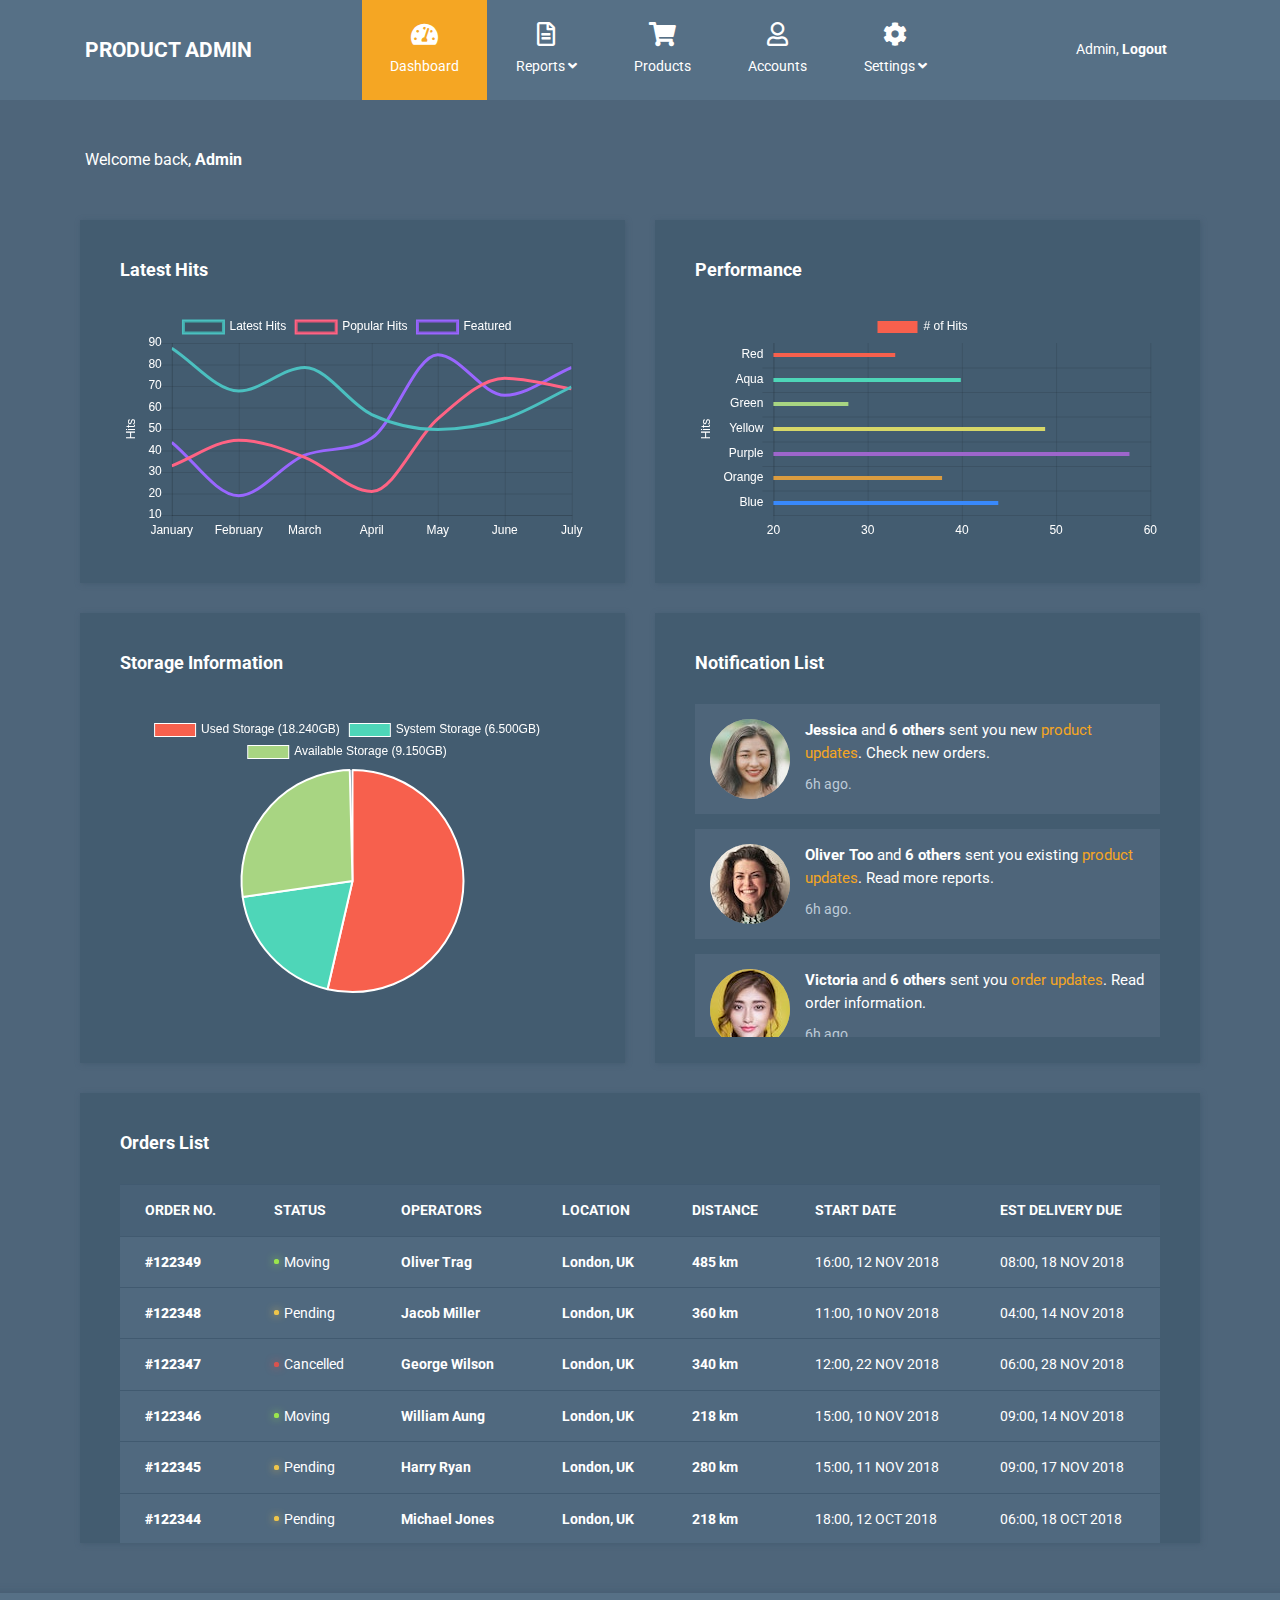
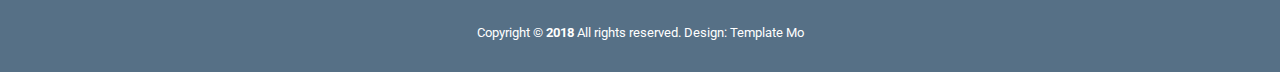
<file: templatemo_524_product_admin/index.html>
<!DOCTYPE html>
<html lang="en">

<head>
    <meta charset="UTF-8">
    <meta name="viewport" content="width=device-width, initial-scale=1.0">
    <meta http-equiv="X-UA-Compatible" content="ie=edge">
    <title>Product Admin - Dashboard HTML Template</title>
    <link rel="stylesheet" href="https://fonts.googleapis.com/css?family=Roboto:400,700">
    <!-- https://fonts.google.com/specimen/Roboto -->
    <link rel="stylesheet" href="css/fontawesome.min.css">
    <!-- https://fontawesome.com/ -->
    <link rel="stylesheet" href="css/bootstrap.min.css">
    <!-- https://getbootstrap.com/ -->
    <link rel="stylesheet" href="css/templatemo-style.css">
    <!--
	Product Admin CSS Template
	https://templatemo.com/tm-524-product-admin
	-->
</head>

<body id="reportsPage">
    <div class="" id="home">
        <nav class="navbar navbar-expand-xl">
            <div class="container h-100">
                <a class="navbar-brand" href="index.html">
                    <h1 class="tm-site-title mb-0">Product Admin</h1>
                </a>
                <button class="navbar-toggler ml-auto mr-0" type="button" data-toggle="collapse" data-target="#navbarSupportedContent"
                    aria-controls="navbarSupportedContent" aria-expanded="false" aria-label="Toggle navigation">
                    <i class="fas fa-bars tm-nav-icon"></i>
                </button>

                <div class="collapse navbar-collapse" id="navbarSupportedContent">
                    <ul class="navbar-nav mx-auto h-100">
                        <li class="nav-item">
                            <a class="nav-link active" href="#">
                                <i class="fas fa-tachometer-alt"></i>
                                Dashboard
                                <span class="sr-only">(current)</span>
                            </a>
                        </li>
                        <li class="nav-item dropdown">

                            <a class="nav-link dropdown-toggle" href="#" id="navbarDropdown" role="button" data-toggle="dropdown"
                                aria-haspopup="true" aria-expanded="false">
                                <i class="far fa-file-alt"></i>
                                <span>
                                    Reports <i class="fas fa-angle-down"></i>
                                </span>
                            </a>
                            <div class="dropdown-menu" aria-labelledby="navbarDropdown">
                                <a class="dropdown-item" href="#">Daily Report</a>
                                <a class="dropdown-item" href="#">Weekly Report</a>
                                <a class="dropdown-item" href="#">Yearly Report</a>
                            </div>
                        </li>
                        <li class="nav-item">
                            <a class="nav-link" href="products.html">
                                <i class="fas fa-shopping-cart"></i>
                                Products
                            </a>
                        </li>

                        <li class="nav-item">
                            <a class="nav-link" href="accounts.html">
                                <i class="far fa-user"></i>
                                Accounts
                            </a>
                        </li>
                        <li class="nav-item dropdown">
                            <a class="nav-link dropdown-toggle" href="#" id="navbarDropdown" role="button" data-toggle="dropdown"
                                aria-haspopup="true" aria-expanded="false">
                                <i class="fas fa-cog"></i>
                                <span>
                                    Settings <i class="fas fa-angle-down"></i>
                                </span>
                            </a>
                            <div class="dropdown-menu" aria-labelledby="navbarDropdown">
                                <a class="dropdown-item" href="#">Profile</a>
                                <a class="dropdown-item" href="#">Billing</a>
                                <a class="dropdown-item" href="#">Customize</a>
                            </div>
                        </li>
                    </ul>
                    <ul class="navbar-nav">
                        <li class="nav-item">
                            <a class="nav-link d-block" href="login.html">
                                Admin, <b>Logout</b>
                            </a>
                        </li>
                    </ul>
                </div>
            </div>

        </nav>
        <div class="container">
            <div class="row">
                <div class="col">
                    <p class="text-white mt-5 mb-5">Welcome back, <b>Admin</b></p>
                </div>
            </div>
            <!-- row -->
            <div class="row tm-content-row">
                <div class="col-sm-12 col-md-12 col-lg-6 col-xl-6 tm-block-col">
                    <div class="tm-bg-primary-dark tm-block">
                        <h2 class="tm-block-title">Latest Hits</h2>
                        <canvas id="lineChart"></canvas>
                    </div>
                </div>
                <div class="col-sm-12 col-md-12 col-lg-6 col-xl-6 tm-block-col">
                    <div class="tm-bg-primary-dark tm-block">
                        <h2 class="tm-block-title">Performance</h2>
                        <canvas id="barChart"></canvas>
                    </div>
                </div>
                <div class="col-sm-12 col-md-12 col-lg-6 col-xl-6 tm-block-col">
                    <div class="tm-bg-primary-dark tm-block tm-block-taller">
                        <h2 class="tm-block-title">Storage Information</h2>
                        <div id="pieChartContainer">
                            <canvas id="pieChart" class="chartjs-render-monitor" width="200" height="200"></canvas>
                        </div>                        
                    </div>
                </div>
                <div class="col-sm-12 col-md-12 col-lg-6 col-xl-6 tm-block-col">
                    <div class="tm-bg-primary-dark tm-block tm-block-taller tm-block-overflow">
                        <h2 class="tm-block-title">Notification List</h2>
                        <div class="tm-notification-items">
                            <div class="media tm-notification-item">
                                <div class="tm-gray-circle"><img src="img/notification-01.jpg" alt="Avatar Image" class="rounded-circle"></div>
                                <div class="media-body">
                                    <p class="mb-2"><b>Jessica</b> and <b>6 others</b> sent you new <a href="#"
                                            class="tm-notification-link">product updates</a>. Check new orders.</p>
                                    <span class="tm-small tm-text-color-secondary">6h ago.</span>
                                </div>
                            </div>
                            <div class="media tm-notification-item">
                                <div class="tm-gray-circle"><img src="img/notification-02.jpg" alt="Avatar Image" class="rounded-circle"></div>
                                <div class="media-body">
                                    <p class="mb-2"><b>Oliver Too</b> and <b>6 others</b> sent you existing <a href="#"
                                            class="tm-notification-link">product updates</a>. Read more reports.</p>
                                    <span class="tm-small tm-text-color-secondary">6h ago.</span>
                                </div>
                            </div>
                            <div class="media tm-notification-item">
                                <div class="tm-gray-circle"><img src="img/notification-03.jpg" alt="Avatar Image" class="rounded-circle"></div>
                                <div class="media-body">
                                    <p class="mb-2"><b>Victoria</b> and <b>6 others</b> sent you <a href="#"
                                            class="tm-notification-link">order updates</a>. Read order information.</p>
                                    <span class="tm-small tm-text-color-secondary">6h ago.</span>
                                </div>
                            </div>
                            <div class="media tm-notification-item">
                                <div class="tm-gray-circle"><img src="img/notification-01.jpg" alt="Avatar Image" class="rounded-circle"></div>
                                <div class="media-body">
                                    <p class="mb-2"><b>Laura Cute</b> and <b>6 others</b> sent you <a href="#"
                                            class="tm-notification-link">product records</a>.</p>
                                    <span class="tm-small tm-text-color-secondary">6h ago.</span>
                                </div>
                            </div>
                            <div class="media tm-notification-item">
                                <div class="tm-gray-circle"><img src="img/notification-02.jpg" alt="Avatar Image" class="rounded-circle"></div>
                                <div class="media-body">
                                    <p class="mb-2"><b>Samantha</b> and <b>6 others</b> sent you <a href="#"
                                            class="tm-notification-link">order stuffs</a>.</p>
                                    <span class="tm-small tm-text-color-secondary">6h ago.</span>
                                </div>
                            </div>
                            <div class="media tm-notification-item">
                                <div class="tm-gray-circle"><img src="img/notification-03.jpg" alt="Avatar Image" class="rounded-circle"></div>
                                <div class="media-body">
                                    <p class="mb-2"><b>Sophie</b> and <b>6 others</b> sent you <a href="#"
                                            class="tm-notification-link">product updates</a>.</p>
                                    <span class="tm-small tm-text-color-secondary">6h ago.</span>
                                </div>
                            </div>
                            <div class="media tm-notification-item">
                                <div class="tm-gray-circle"><img src="img/notification-01.jpg" alt="Avatar Image" class="rounded-circle"></div>
                                <div class="media-body">
                                    <p class="mb-2"><b>Lily A</b> and <b>6 others</b> sent you <a href="#"
                                            class="tm-notification-link">product updates</a>.</p>
                                    <span class="tm-small tm-text-color-secondary">6h ago.</span>
                                </div>
                            </div>
                            <div class="media tm-notification-item">
                                <div class="tm-gray-circle"><img src="img/notification-02.jpg" alt="Avatar Image" class="rounded-circle"></div>
                                <div class="media-body">
                                    <p class="mb-2"><b>Amara</b> and <b>6 others</b> sent you <a href="#"
                                            class="tm-notification-link">product updates</a>.</p>
                                    <span class="tm-small tm-text-color-secondary">6h ago.</span>
                                </div>
                            </div>
                            <div class="media tm-notification-item">
                                <div class="tm-gray-circle"><img src="img/notification-03.jpg" alt="Avatar Image" class="rounded-circle"></div>
                                <div class="media-body">
                                    <p class="mb-2"><b>Cinthela</b> and <b>6 others</b> sent you <a href="#"
                                            class="tm-notification-link">product updates</a>.</p>
                                    <span class="tm-small tm-text-color-secondary">6h ago.</span>
                                </div>
                            </div>
                        </div>
                    </div>
                </div>
                <div class="col-12 tm-block-col">
                    <div class="tm-bg-primary-dark tm-block tm-block-taller tm-block-scroll">
                        <h2 class="tm-block-title">Orders List</h2>
                        <table class="table">
                            <thead>
                                <tr>
                                    <th scope="col">ORDER NO.</th>
                                    <th scope="col">STATUS</th>
                                    <th scope="col">OPERATORS</th>
                                    <th scope="col">LOCATION</th>
                                    <th scope="col">DISTANCE</th>
                                    <th scope="col">START DATE</th>
                                    <th scope="col">EST DELIVERY DUE</th>
                                </tr>
                            </thead>
                            <tbody>
                                <tr>
                                    <th scope="row"><b>#122349</b></th>
                                    <td>
                                        <div class="tm-status-circle moving">
                                        </div>Moving
                                    </td>
                                    <td><b>Oliver Trag</b></td>
                                    <td><b>London, UK</b></td>
                                    <td><b>485 km</b></td>
                                    <td>16:00, 12 NOV 2018</td>
                                    <td>08:00, 18 NOV 2018</td>
                                </tr>
                                <tr>
                                    <th scope="row"><b>#122348</b></th>
                                    <td>
                                        <div class="tm-status-circle pending">
                                        </div>Pending
                                    </td>
                                    <td><b>Jacob Miller</b></td>
                                    <td><b>London, UK</b></td>
                                    <td><b>360 km</b></td>
                                    <td>11:00, 10 NOV 2018</td>
                                    <td>04:00, 14 NOV 2018</td>
                                </tr>
                                <tr>
                                    <th scope="row"><b>#122347</b></th>
                                    <td>
                                        <div class="tm-status-circle cancelled">
                                        </div>Cancelled
                                    </td>
                                    <td><b>George Wilson</b></td>
                                    <td><b>London, UK</b></td>
                                    <td><b>340 km</b></td>
                                    <td>12:00, 22 NOV 2018</td>
                                    <td>06:00, 28 NOV 2018</td>
                                </tr>
                                <tr>
                                    <th scope="row"><b>#122346</b></th>
                                    <td>
                                        <div class="tm-status-circle moving">
                                        </div>Moving
                                    </td>
                                    <td><b>William Aung</b></td>
                                    <td><b>London, UK</b></td>
                                    <td><b>218 km</b></td>
                                    <td>15:00, 10 NOV 2018</td>
                                    <td>09:00, 14 NOV 2018</td>
                                </tr>
                                <tr>
                                    <th scope="row"><b>#122345</b></th>
                                    <td>
                                        <div class="tm-status-circle pending">
                                        </div>Pending
                                    </td>
                                    <td><b>Harry Ryan</b></td>
                                    <td><b>London, UK</b></td>
                                    <td><b>280 km</b></td>
                                    <td>15:00, 11 NOV 2018</td>
                                    <td>09:00, 17 NOV 2018</td>
                                </tr>
                                <tr>
                                    <th scope="row"><b>#122344</b></th>
                                    <td>
                                        <div class="tm-status-circle pending">
                                        </div>Pending
                                    </td>
                                    <td><b>Michael Jones</b></td>
                                    <td><b>London, UK</b></td>
                                    <td><b>218 km</b></td>
                                    <td>18:00, 12 OCT 2018</td>
                                    <td>06:00, 18 OCT 2018</td>
                                </tr>
                                <tr>
                                    <th scope="row"><b>#122343</b></th>
                                    <td>
                                        <div class="tm-status-circle moving">
                                        </div>Moving
                                    </td>
                                    <td><b>Timmy Davis</b></td>
                                    <td><b>London, UK</b></td>
                                    <td><b>218 km</b></td>
                                    <td>12:00, 10 OCT 2018</td>
                                    <td>08:00, 18 OCT 2018</td>
                                </tr>
                                <tr>
                                    <th scope="row"><b>#122342</b></th>
                                    <td>
                                        <div class="tm-status-circle moving">
                                        </div>Moving
                                    </td>
                                    <td><b>Oscar Phyo</b></td>
                                    <td><b>London, UK</b></td>
                                    <td><b>420 km</b></td>
                                    <td>15:30, 06 OCT 2018</td>
                                    <td>09:30, 16 OCT 2018</td>
                                </tr>
                                <tr>
                                    <th scope="row"><b>#122341</b></th>
                                    <td>
                                        <div class="tm-status-circle moving">
                                        </div>Moving
                                    </td>
                                    <td><b>Charlie Brown</b></td>
                                    <td><b>London, UK</b></td>
                                    <td><b>300 km</b></td>
                                    <td>11:00, 10 OCT 2018</td>
                                    <td>03:00, 14 OCT 2018</td>
                                </tr>
                                <tr>
                                    <th scope="row"><b>#122340</b></th>
                                    <td>
                                        <div class="tm-status-circle cancelled">
                                        </div>Cancelled
                                    </td>
                                    <td><b>Wilson Cookies</b></td>
                                    <td><b>London, UK</b></td>
                                    <td><b>218 km</b></td>
                                    <td>17:30, 12 OCT 2018</td>
                                    <td>08:30, 22 OCT 2018</td>
                                </tr>
                                <tr>
                                    <th scope="row"><b>#122339</b></th>
                                    <td>
                                        <div class="tm-status-circle moving">
                                        </div>Moving
                                    </td>
                                    <td><b>Richard Clamon</b></td>
                                    <td><b>London, UK</b></td>
                                    <td><b>150 km</b></td>
                                    <td>15:00, 12 OCT 2018</td>
                                    <td>09:20, 26 OCT 2018</td>
                                </tr>
                            </tbody>
                        </table>
                    </div>
                </div>
            </div>
        </div>
        <footer class="tm-footer row tm-mt-small">
            <div class="col-12 font-weight-light">
                <p class="text-center text-white mb-0 px-4 small">
                    Copyright &copy; <b>2018</b> All rights reserved. 
                    
                    Design: <a rel="nofollow noopener" href="https://templatemo.com" class="tm-footer-link">Template Mo</a>
                </p>
            </div>
        </footer>
    </div>

    <script src="js/jquery-3.3.1.min.js"></script>
    <!-- https://jquery.com/download/ -->
    <script src="js/moment.min.js"></script>
    <!-- https://momentjs.com/ -->
    <script src="js/Chart.min.js"></script>
    <!-- http://www.chartjs.org/docs/latest/ -->
    <script src="js/bootstrap.min.js"></script>
    <!-- https://getbootstrap.com/ -->
    <script src="js/tooplate-scripts.js"></script>
    <script>
        Chart.defaults.global.defaultFontColor = 'white';
        let ctxLine,
            ctxBar,
            ctxPie,
            optionsLine,
            optionsBar,
            optionsPie,
            configLine,
            configBar,
            configPie,
            lineChart;
        barChart, pieChart;
        // DOM is ready
        $(function () {
            drawLineChart(); // Line Chart
            drawBarChart(); // Bar Chart
            drawPieChart(); // Pie Chart

            $(window).resize(function () {
                updateLineChart();
                updateBarChart();                
            });
        })
    </script>
</body>

</html>
</file>
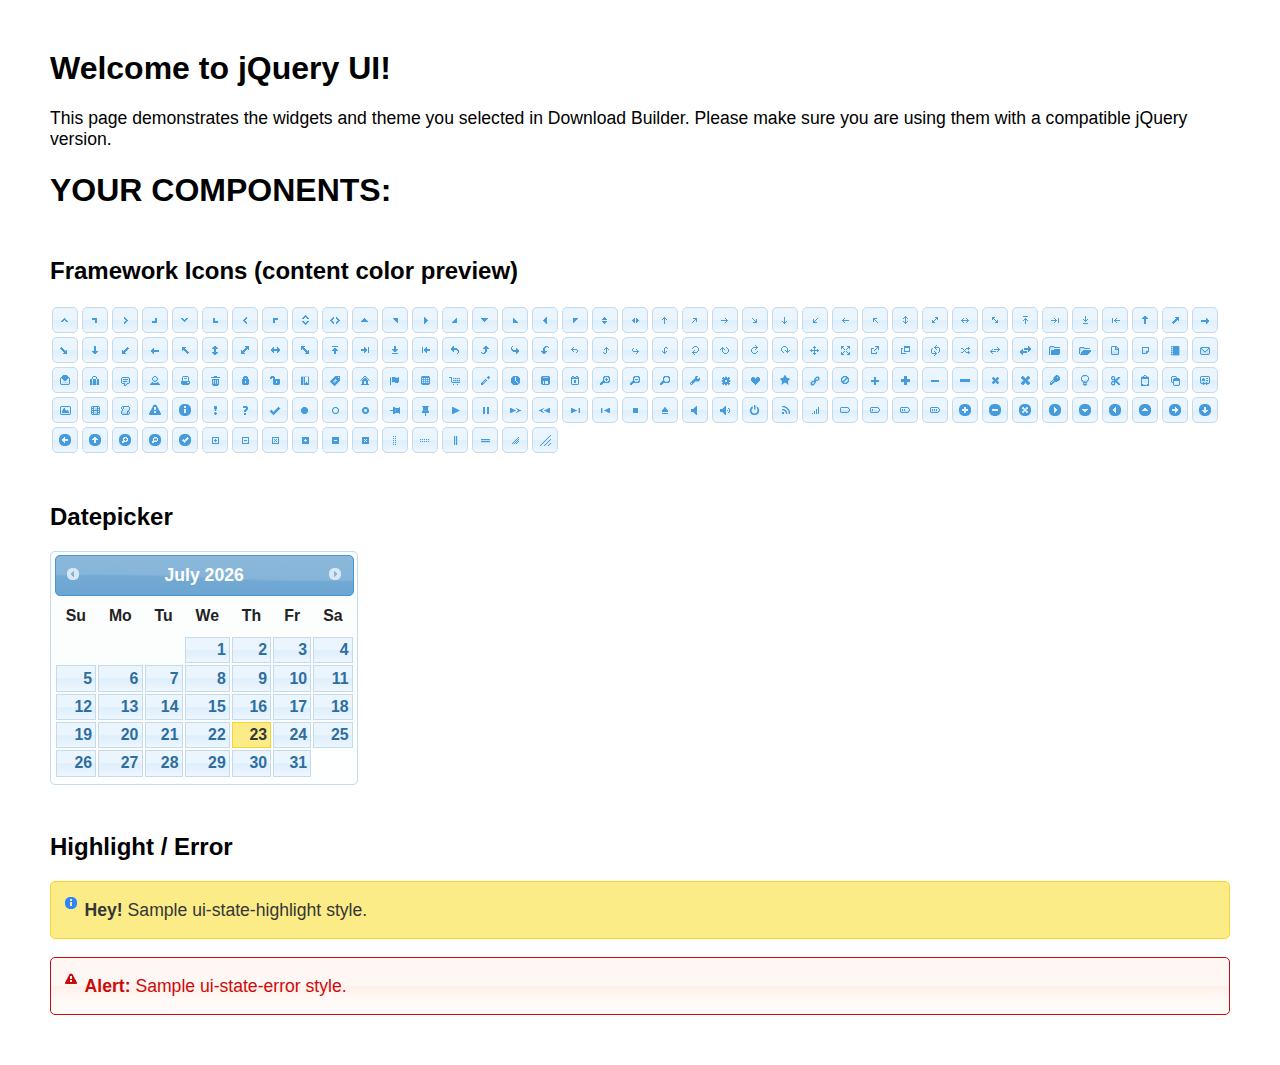
<file: templatemo_524_product_admin/jquery-ui-datepicker/index.html>
<!doctype html>
<html lang="us">
<head>
	<meta charset="utf-8">
	<title>jQuery UI Example Page</title>
	<link href="jquery-ui.css" rel="stylesheet">
	<style>
	body{
		font-family: "Trebuchet MS", sans-serif;
		margin: 50px;
	}
	.demoHeaders {
		margin-top: 2em;
	}
	#dialog-link {
		padding: .4em 1em .4em 20px;
		text-decoration: none;
		position: relative;
	}
	#dialog-link span.ui-icon {
		margin: 0 5px 0 0;
		position: absolute;
		left: .2em;
		top: 50%;
		margin-top: -8px;
	}
	#icons {
		margin: 0;
		padding: 0;
	}
	#icons li {
		margin: 2px;
		position: relative;
		padding: 4px 0;
		cursor: pointer;
		float: left;
		list-style: none;
	}
	#icons span.ui-icon {
		float: left;
		margin: 0 4px;
	}
	.fakewindowcontain .ui-widget-overlay {
		position: absolute;
	}
	select {
		width: 200px;
	}
	</style>
</head>
<body>

<h1>Welcome to jQuery UI!</h1>

<div class="ui-widget">
	<p>This page demonstrates the widgets and theme you selected in Download Builder. Please make sure you are using them with a compatible jQuery version.</p>
</div>

<h1>YOUR COMPONENTS:</h1>
















<h2 class="demoHeaders">Framework Icons (content color preview)</h2>
<ul id="icons" class="ui-widget ui-helper-clearfix">
	<li class="ui-state-default ui-corner-all" title=".ui-icon-caret-1-n"><span class="ui-icon ui-icon-caret-1-n"></span></li>
	<li class="ui-state-default ui-corner-all" title=".ui-icon-caret-1-ne"><span class="ui-icon ui-icon-caret-1-ne"></span></li>
	<li class="ui-state-default ui-corner-all" title=".ui-icon-caret-1-e"><span class="ui-icon ui-icon-caret-1-e"></span></li>
	<li class="ui-state-default ui-corner-all" title=".ui-icon-caret-1-se"><span class="ui-icon ui-icon-caret-1-se"></span></li>
	<li class="ui-state-default ui-corner-all" title=".ui-icon-caret-1-s"><span class="ui-icon ui-icon-caret-1-s"></span></li>
	<li class="ui-state-default ui-corner-all" title=".ui-icon-caret-1-sw"><span class="ui-icon ui-icon-caret-1-sw"></span></li>
	<li class="ui-state-default ui-corner-all" title=".ui-icon-caret-1-w"><span class="ui-icon ui-icon-caret-1-w"></span></li>
	<li class="ui-state-default ui-corner-all" title=".ui-icon-caret-1-nw"><span class="ui-icon ui-icon-caret-1-nw"></span></li>
	<li class="ui-state-default ui-corner-all" title=".ui-icon-caret-2-n-s"><span class="ui-icon ui-icon-caret-2-n-s"></span></li>
	<li class="ui-state-default ui-corner-all" title=".ui-icon-caret-2-e-w"><span class="ui-icon ui-icon-caret-2-e-w"></span></li>
	<li class="ui-state-default ui-corner-all" title=".ui-icon-triangle-1-n"><span class="ui-icon ui-icon-triangle-1-n"></span></li>
	<li class="ui-state-default ui-corner-all" title=".ui-icon-triangle-1-ne"><span class="ui-icon ui-icon-triangle-1-ne"></span></li>
	<li class="ui-state-default ui-corner-all" title=".ui-icon-triangle-1-e"><span class="ui-icon ui-icon-triangle-1-e"></span></li>
	<li class="ui-state-default ui-corner-all" title=".ui-icon-triangle-1-se"><span class="ui-icon ui-icon-triangle-1-se"></span></li>
	<li class="ui-state-default ui-corner-all" title=".ui-icon-triangle-1-s"><span class="ui-icon ui-icon-triangle-1-s"></span></li>
	<li class="ui-state-default ui-corner-all" title=".ui-icon-triangle-1-sw"><span class="ui-icon ui-icon-triangle-1-sw"></span></li>
	<li class="ui-state-default ui-corner-all" title=".ui-icon-triangle-1-w"><span class="ui-icon ui-icon-triangle-1-w"></span></li>
	<li class="ui-state-default ui-corner-all" title=".ui-icon-triangle-1-nw"><span class="ui-icon ui-icon-triangle-1-nw"></span></li>
	<li class="ui-state-default ui-corner-all" title=".ui-icon-triangle-2-n-s"><span class="ui-icon ui-icon-triangle-2-n-s"></span></li>
	<li class="ui-state-default ui-corner-all" title=".ui-icon-triangle-2-e-w"><span class="ui-icon ui-icon-triangle-2-e-w"></span></li>
	<li class="ui-state-default ui-corner-all" title=".ui-icon-arrow-1-n"><span class="ui-icon ui-icon-arrow-1-n"></span></li>
	<li class="ui-state-default ui-corner-all" title=".ui-icon-arrow-1-ne"><span class="ui-icon ui-icon-arrow-1-ne"></span></li>
	<li class="ui-state-default ui-corner-all" title=".ui-icon-arrow-1-e"><span class="ui-icon ui-icon-arrow-1-e"></span></li>
	<li class="ui-state-default ui-corner-all" title=".ui-icon-arrow-1-se"><span class="ui-icon ui-icon-arrow-1-se"></span></li>
	<li class="ui-state-default ui-corner-all" title=".ui-icon-arrow-1-s"><span class="ui-icon ui-icon-arrow-1-s"></span></li>
	<li class="ui-state-default ui-corner-all" title=".ui-icon-arrow-1-sw"><span class="ui-icon ui-icon-arrow-1-sw"></span></li>
	<li class="ui-state-default ui-corner-all" title=".ui-icon-arrow-1-w"><span class="ui-icon ui-icon-arrow-1-w"></span></li>
	<li class="ui-state-default ui-corner-all" title=".ui-icon-arrow-1-nw"><span class="ui-icon ui-icon-arrow-1-nw"></span></li>
	<li class="ui-state-default ui-corner-all" title=".ui-icon-arrow-2-n-s"><span class="ui-icon ui-icon-arrow-2-n-s"></span></li>
	<li class="ui-state-default ui-corner-all" title=".ui-icon-arrow-2-ne-sw"><span class="ui-icon ui-icon-arrow-2-ne-sw"></span></li>
	<li class="ui-state-default ui-corner-all" title=".ui-icon-arrow-2-e-w"><span class="ui-icon ui-icon-arrow-2-e-w"></span></li>
	<li class="ui-state-default ui-corner-all" title=".ui-icon-arrow-2-se-nw"><span class="ui-icon ui-icon-arrow-2-se-nw"></span></li>
	<li class="ui-state-default ui-corner-all" title=".ui-icon-arrowstop-1-n"><span class="ui-icon ui-icon-arrowstop-1-n"></span></li>
	<li class="ui-state-default ui-corner-all" title=".ui-icon-arrowstop-1-e"><span class="ui-icon ui-icon-arrowstop-1-e"></span></li>
	<li class="ui-state-default ui-corner-all" title=".ui-icon-arrowstop-1-s"><span class="ui-icon ui-icon-arrowstop-1-s"></span></li>
	<li class="ui-state-default ui-corner-all" title=".ui-icon-arrowstop-1-w"><span class="ui-icon ui-icon-arrowstop-1-w"></span></li>
	<li class="ui-state-default ui-corner-all" title=".ui-icon-arrowthick-1-n"><span class="ui-icon ui-icon-arrowthick-1-n"></span></li>
	<li class="ui-state-default ui-corner-all" title=".ui-icon-arrowthick-1-ne"><span class="ui-icon ui-icon-arrowthick-1-ne"></span></li>
	<li class="ui-state-default ui-corner-all" title=".ui-icon-arrowthick-1-e"><span class="ui-icon ui-icon-arrowthick-1-e"></span></li>
	<li class="ui-state-default ui-corner-all" title=".ui-icon-arrowthick-1-se"><span class="ui-icon ui-icon-arrowthick-1-se"></span></li>
	<li class="ui-state-default ui-corner-all" title=".ui-icon-arrowthick-1-s"><span class="ui-icon ui-icon-arrowthick-1-s"></span></li>
	<li class="ui-state-default ui-corner-all" title=".ui-icon-arrowthick-1-sw"><span class="ui-icon ui-icon-arrowthick-1-sw"></span></li>
	<li class="ui-state-default ui-corner-all" title=".ui-icon-arrowthick-1-w"><span class="ui-icon ui-icon-arrowthick-1-w"></span></li>
	<li class="ui-state-default ui-corner-all" title=".ui-icon-arrowthick-1-nw"><span class="ui-icon ui-icon-arrowthick-1-nw"></span></li>
	<li class="ui-state-default ui-corner-all" title=".ui-icon-arrowthick-2-n-s"><span class="ui-icon ui-icon-arrowthick-2-n-s"></span></li>
	<li class="ui-state-default ui-corner-all" title=".ui-icon-arrowthick-2-ne-sw"><span class="ui-icon ui-icon-arrowthick-2-ne-sw"></span></li>
	<li class="ui-state-default ui-corner-all" title=".ui-icon-arrowthick-2-e-w"><span class="ui-icon ui-icon-arrowthick-2-e-w"></span></li>
	<li class="ui-state-default ui-corner-all" title=".ui-icon-arrowthick-2-se-nw"><span class="ui-icon ui-icon-arrowthick-2-se-nw"></span></li>
	<li class="ui-state-default ui-corner-all" title=".ui-icon-arrowthickstop-1-n"><span class="ui-icon ui-icon-arrowthickstop-1-n"></span></li>
	<li class="ui-state-default ui-corner-all" title=".ui-icon-arrowthickstop-1-e"><span class="ui-icon ui-icon-arrowthickstop-1-e"></span></li>
	<li class="ui-state-default ui-corner-all" title=".ui-icon-arrowthickstop-1-s"><span class="ui-icon ui-icon-arrowthickstop-1-s"></span></li>
	<li class="ui-state-default ui-corner-all" title=".ui-icon-arrowthickstop-1-w"><span class="ui-icon ui-icon-arrowthickstop-1-w"></span></li>
	<li class="ui-state-default ui-corner-all" title=".ui-icon-arrowreturnthick-1-w"><span class="ui-icon ui-icon-arrowreturnthick-1-w"></span></li>
	<li class="ui-state-default ui-corner-all" title=".ui-icon-arrowreturnthick-1-n"><span class="ui-icon ui-icon-arrowreturnthick-1-n"></span></li>
	<li class="ui-state-default ui-corner-all" title=".ui-icon-arrowreturnthick-1-e"><span class="ui-icon ui-icon-arrowreturnthick-1-e"></span></li>
	<li class="ui-state-default ui-corner-all" title=".ui-icon-arrowreturnthick-1-s"><span class="ui-icon ui-icon-arrowreturnthick-1-s"></span></li>
	<li class="ui-state-default ui-corner-all" title=".ui-icon-arrowreturn-1-w"><span class="ui-icon ui-icon-arrowreturn-1-w"></span></li>
	<li class="ui-state-default ui-corner-all" title=".ui-icon-arrowreturn-1-n"><span class="ui-icon ui-icon-arrowreturn-1-n"></span></li>
	<li class="ui-state-default ui-corner-all" title=".ui-icon-arrowreturn-1-e"><span class="ui-icon ui-icon-arrowreturn-1-e"></span></li>
	<li class="ui-state-default ui-corner-all" title=".ui-icon-arrowreturn-1-s"><span class="ui-icon ui-icon-arrowreturn-1-s"></span></li>
	<li class="ui-state-default ui-corner-all" title=".ui-icon-arrowrefresh-1-w"><span class="ui-icon ui-icon-arrowrefresh-1-w"></span></li>
	<li class="ui-state-default ui-corner-all" title=".ui-icon-arrowrefresh-1-n"><span class="ui-icon ui-icon-arrowrefresh-1-n"></span></li>
	<li class="ui-state-default ui-corner-all" title=".ui-icon-arrowrefresh-1-e"><span class="ui-icon ui-icon-arrowrefresh-1-e"></span></li>
	<li class="ui-state-default ui-corner-all" title=".ui-icon-arrowrefresh-1-s"><span class="ui-icon ui-icon-arrowrefresh-1-s"></span></li>
	<li class="ui-state-default ui-corner-all" title=".ui-icon-arrow-4"><span class="ui-icon ui-icon-arrow-4"></span></li>
	<li class="ui-state-default ui-corner-all" title=".ui-icon-arrow-4-diag"><span class="ui-icon ui-icon-arrow-4-diag"></span></li>
	<li class="ui-state-default ui-corner-all" title=".ui-icon-extlink"><span class="ui-icon ui-icon-extlink"></span></li>
	<li class="ui-state-default ui-corner-all" title=".ui-icon-newwin"><span class="ui-icon ui-icon-newwin"></span></li>
	<li class="ui-state-default ui-corner-all" title=".ui-icon-refresh"><span class="ui-icon ui-icon-refresh"></span></li>
	<li class="ui-state-default ui-corner-all" title=".ui-icon-shuffle"><span class="ui-icon ui-icon-shuffle"></span></li>
	<li class="ui-state-default ui-corner-all" title=".ui-icon-transfer-e-w"><span class="ui-icon ui-icon-transfer-e-w"></span></li>
	<li class="ui-state-default ui-corner-all" title=".ui-icon-transferthick-e-w"><span class="ui-icon ui-icon-transferthick-e-w"></span></li>
	<li class="ui-state-default ui-corner-all" title=".ui-icon-folder-collapsed"><span class="ui-icon ui-icon-folder-collapsed"></span></li>
	<li class="ui-state-default ui-corner-all" title=".ui-icon-folder-open"><span class="ui-icon ui-icon-folder-open"></span></li>
	<li class="ui-state-default ui-corner-all" title=".ui-icon-document"><span class="ui-icon ui-icon-document"></span></li>
	<li class="ui-state-default ui-corner-all" title=".ui-icon-document-b"><span class="ui-icon ui-icon-document-b"></span></li>
	<li class="ui-state-default ui-corner-all" title=".ui-icon-note"><span class="ui-icon ui-icon-note"></span></li>
	<li class="ui-state-default ui-corner-all" title=".ui-icon-mail-closed"><span class="ui-icon ui-icon-mail-closed"></span></li>
	<li class="ui-state-default ui-corner-all" title=".ui-icon-mail-open"><span class="ui-icon ui-icon-mail-open"></span></li>
	<li class="ui-state-default ui-corner-all" title=".ui-icon-suitcase"><span class="ui-icon ui-icon-suitcase"></span></li>
	<li class="ui-state-default ui-corner-all" title=".ui-icon-comment"><span class="ui-icon ui-icon-comment"></span></li>
	<li class="ui-state-default ui-corner-all" title=".ui-icon-person"><span class="ui-icon ui-icon-person"></span></li>
	<li class="ui-state-default ui-corner-all" title=".ui-icon-print"><span class="ui-icon ui-icon-print"></span></li>
	<li class="ui-state-default ui-corner-all" title=".ui-icon-trash"><span class="ui-icon ui-icon-trash"></span></li>
	<li class="ui-state-default ui-corner-all" title=".ui-icon-locked"><span class="ui-icon ui-icon-locked"></span></li>
	<li class="ui-state-default ui-corner-all" title=".ui-icon-unlocked"><span class="ui-icon ui-icon-unlocked"></span></li>
	<li class="ui-state-default ui-corner-all" title=".ui-icon-bookmark"><span class="ui-icon ui-icon-bookmark"></span></li>
	<li class="ui-state-default ui-corner-all" title=".ui-icon-tag"><span class="ui-icon ui-icon-tag"></span></li>
	<li class="ui-state-default ui-corner-all" title=".ui-icon-home"><span class="ui-icon ui-icon-home"></span></li>
	<li class="ui-state-default ui-corner-all" title=".ui-icon-flag"><span class="ui-icon ui-icon-flag"></span></li>
	<li class="ui-state-default ui-corner-all" title=".ui-icon-calculator"><span class="ui-icon ui-icon-calculator"></span></li>
	<li class="ui-state-default ui-corner-all" title=".ui-icon-cart"><span class="ui-icon ui-icon-cart"></span></li>
	<li class="ui-state-default ui-corner-all" title=".ui-icon-pencil"><span class="ui-icon ui-icon-pencil"></span></li>
	<li class="ui-state-default ui-corner-all" title=".ui-icon-clock"><span class="ui-icon ui-icon-clock"></span></li>
	<li class="ui-state-default ui-corner-all" title=".ui-icon-disk"><span class="ui-icon ui-icon-disk"></span></li>
	<li class="ui-state-default ui-corner-all" title=".ui-icon-calendar"><span class="ui-icon ui-icon-calendar"></span></li>
	<li class="ui-state-default ui-corner-all" title=".ui-icon-zoomin"><span class="ui-icon ui-icon-zoomin"></span></li>
	<li class="ui-state-default ui-corner-all" title=".ui-icon-zoomout"><span class="ui-icon ui-icon-zoomout"></span></li>
	<li class="ui-state-default ui-corner-all" title=".ui-icon-search"><span class="ui-icon ui-icon-search"></span></li>
	<li class="ui-state-default ui-corner-all" title=".ui-icon-wrench"><span class="ui-icon ui-icon-wrench"></span></li>
	<li class="ui-state-default ui-corner-all" title=".ui-icon-gear"><span class="ui-icon ui-icon-gear"></span></li>
	<li class="ui-state-default ui-corner-all" title=".ui-icon-heart"><span class="ui-icon ui-icon-heart"></span></li>
	<li class="ui-state-default ui-corner-all" title=".ui-icon-star"><span class="ui-icon ui-icon-star"></span></li>
	<li class="ui-state-default ui-corner-all" title=".ui-icon-link"><span class="ui-icon ui-icon-link"></span></li>
	<li class="ui-state-default ui-corner-all" title=".ui-icon-cancel"><span class="ui-icon ui-icon-cancel"></span></li>
	<li class="ui-state-default ui-corner-all" title=".ui-icon-plus"><span class="ui-icon ui-icon-plus"></span></li>
	<li class="ui-state-default ui-corner-all" title=".ui-icon-plusthick"><span class="ui-icon ui-icon-plusthick"></span></li>
	<li class="ui-state-default ui-corner-all" title=".ui-icon-minus"><span class="ui-icon ui-icon-minus"></span></li>
	<li class="ui-state-default ui-corner-all" title=".ui-icon-minusthick"><span class="ui-icon ui-icon-minusthick"></span></li>
	<li class="ui-state-default ui-corner-all" title=".ui-icon-close"><span class="ui-icon ui-icon-close"></span></li>
	<li class="ui-state-default ui-corner-all" title=".ui-icon-closethick"><span class="ui-icon ui-icon-closethick"></span></li>
	<li class="ui-state-default ui-corner-all" title=".ui-icon-key"><span class="ui-icon ui-icon-key"></span></li>
	<li class="ui-state-default ui-corner-all" title=".ui-icon-lightbulb"><span class="ui-icon ui-icon-lightbulb"></span></li>
	<li class="ui-state-default ui-corner-all" title=".ui-icon-scissors"><span class="ui-icon ui-icon-scissors"></span></li>
	<li class="ui-state-default ui-corner-all" title=".ui-icon-clipboard"><span class="ui-icon ui-icon-clipboard"></span></li>
	<li class="ui-state-default ui-corner-all" title=".ui-icon-copy"><span class="ui-icon ui-icon-copy"></span></li>
	<li class="ui-state-default ui-corner-all" title=".ui-icon-contact"><span class="ui-icon ui-icon-contact"></span></li>
	<li class="ui-state-default ui-corner-all" title=".ui-icon-image"><span class="ui-icon ui-icon-image"></span></li>
	<li class="ui-state-default ui-corner-all" title=".ui-icon-video"><span class="ui-icon ui-icon-video"></span></li>
	<li class="ui-state-default ui-corner-all" title=".ui-icon-script"><span class="ui-icon ui-icon-script"></span></li>
	<li class="ui-state-default ui-corner-all" title=".ui-icon-alert"><span class="ui-icon ui-icon-alert"></span></li>
	<li class="ui-state-default ui-corner-all" title=".ui-icon-info"><span class="ui-icon ui-icon-info"></span></li>
	<li class="ui-state-default ui-corner-all" title=".ui-icon-notice"><span class="ui-icon ui-icon-notice"></span></li>
	<li class="ui-state-default ui-corner-all" title=".ui-icon-help"><span class="ui-icon ui-icon-help"></span></li>
	<li class="ui-state-default ui-corner-all" title=".ui-icon-check"><span class="ui-icon ui-icon-check"></span></li>
	<li class="ui-state-default ui-corner-all" title=".ui-icon-bullet"><span class="ui-icon ui-icon-bullet"></span></li>
	<li class="ui-state-default ui-corner-all" title=".ui-icon-radio-off"><span class="ui-icon ui-icon-radio-off"></span></li>
	<li class="ui-state-default ui-corner-all" title=".ui-icon-radio-on"><span class="ui-icon ui-icon-radio-on"></span></li>
	<li class="ui-state-default ui-corner-all" title=".ui-icon-pin-w"><span class="ui-icon ui-icon-pin-w"></span></li>
	<li class="ui-state-default ui-corner-all" title=".ui-icon-pin-s"><span class="ui-icon ui-icon-pin-s"></span></li>
	<li class="ui-state-default ui-corner-all" title=".ui-icon-play"><span class="ui-icon ui-icon-play"></span></li>
	<li class="ui-state-default ui-corner-all" title=".ui-icon-pause"><span class="ui-icon ui-icon-pause"></span></li>
	<li class="ui-state-default ui-corner-all" title=".ui-icon-seek-next"><span class="ui-icon ui-icon-seek-next"></span></li>
	<li class="ui-state-default ui-corner-all" title=".ui-icon-seek-prev"><span class="ui-icon ui-icon-seek-prev"></span></li>
	<li class="ui-state-default ui-corner-all" title=".ui-icon-seek-end"><span class="ui-icon ui-icon-seek-end"></span></li>
	<li class="ui-state-default ui-corner-all" title=".ui-icon-seek-first"><span class="ui-icon ui-icon-seek-first"></span></li>
	<li class="ui-state-default ui-corner-all" title=".ui-icon-stop"><span class="ui-icon ui-icon-stop"></span></li>
	<li class="ui-state-default ui-corner-all" title=".ui-icon-eject"><span class="ui-icon ui-icon-eject"></span></li>
	<li class="ui-state-default ui-corner-all" title=".ui-icon-volume-off"><span class="ui-icon ui-icon-volume-off"></span></li>
	<li class="ui-state-default ui-corner-all" title=".ui-icon-volume-on"><span class="ui-icon ui-icon-volume-on"></span></li>
	<li class="ui-state-default ui-corner-all" title=".ui-icon-power"><span class="ui-icon ui-icon-power"></span></li>
	<li class="ui-state-default ui-corner-all" title=".ui-icon-signal-diag"><span class="ui-icon ui-icon-signal-diag"></span></li>
	<li class="ui-state-default ui-corner-all" title=".ui-icon-signal"><span class="ui-icon ui-icon-signal"></span></li>
	<li class="ui-state-default ui-corner-all" title=".ui-icon-battery-0"><span class="ui-icon ui-icon-battery-0"></span></li>
	<li class="ui-state-default ui-corner-all" title=".ui-icon-battery-1"><span class="ui-icon ui-icon-battery-1"></span></li>
	<li class="ui-state-default ui-corner-all" title=".ui-icon-battery-2"><span class="ui-icon ui-icon-battery-2"></span></li>
	<li class="ui-state-default ui-corner-all" title=".ui-icon-battery-3"><span class="ui-icon ui-icon-battery-3"></span></li>
	<li class="ui-state-default ui-corner-all" title=".ui-icon-circle-plus"><span class="ui-icon ui-icon-circle-plus"></span></li>
	<li class="ui-state-default ui-corner-all" title=".ui-icon-circle-minus"><span class="ui-icon ui-icon-circle-minus"></span></li>
	<li class="ui-state-default ui-corner-all" title=".ui-icon-circle-close"><span class="ui-icon ui-icon-circle-close"></span></li>
	<li class="ui-state-default ui-corner-all" title=".ui-icon-circle-triangle-e"><span class="ui-icon ui-icon-circle-triangle-e"></span></li>
	<li class="ui-state-default ui-corner-all" title=".ui-icon-circle-triangle-s"><span class="ui-icon ui-icon-circle-triangle-s"></span></li>
	<li class="ui-state-default ui-corner-all" title=".ui-icon-circle-triangle-w"><span class="ui-icon ui-icon-circle-triangle-w"></span></li>
	<li class="ui-state-default ui-corner-all" title=".ui-icon-circle-triangle-n"><span class="ui-icon ui-icon-circle-triangle-n"></span></li>
	<li class="ui-state-default ui-corner-all" title=".ui-icon-circle-arrow-e"><span class="ui-icon ui-icon-circle-arrow-e"></span></li>
	<li class="ui-state-default ui-corner-all" title=".ui-icon-circle-arrow-s"><span class="ui-icon ui-icon-circle-arrow-s"></span></li>
	<li class="ui-state-default ui-corner-all" title=".ui-icon-circle-arrow-w"><span class="ui-icon ui-icon-circle-arrow-w"></span></li>
	<li class="ui-state-default ui-corner-all" title=".ui-icon-circle-arrow-n"><span class="ui-icon ui-icon-circle-arrow-n"></span></li>
	<li class="ui-state-default ui-corner-all" title=".ui-icon-circle-zoomin"><span class="ui-icon ui-icon-circle-zoomin"></span></li>
	<li class="ui-state-default ui-corner-all" title=".ui-icon-circle-zoomout"><span class="ui-icon ui-icon-circle-zoomout"></span></li>
	<li class="ui-state-default ui-corner-all" title=".ui-icon-circle-check"><span class="ui-icon ui-icon-circle-check"></span></li>
	<li class="ui-state-default ui-corner-all" title=".ui-icon-circlesmall-plus"><span class="ui-icon ui-icon-circlesmall-plus"></span></li>
	<li class="ui-state-default ui-corner-all" title=".ui-icon-circlesmall-minus"><span class="ui-icon ui-icon-circlesmall-minus"></span></li>
	<li class="ui-state-default ui-corner-all" title=".ui-icon-circlesmall-close"><span class="ui-icon ui-icon-circlesmall-close"></span></li>
	<li class="ui-state-default ui-corner-all" title=".ui-icon-squaresmall-plus"><span class="ui-icon ui-icon-squaresmall-plus"></span></li>
	<li class="ui-state-default ui-corner-all" title=".ui-icon-squaresmall-minus"><span class="ui-icon ui-icon-squaresmall-minus"></span></li>
	<li class="ui-state-default ui-corner-all" title=".ui-icon-squaresmall-close"><span class="ui-icon ui-icon-squaresmall-close"></span></li>
	<li class="ui-state-default ui-corner-all" title=".ui-icon-grip-dotted-vertical"><span class="ui-icon ui-icon-grip-dotted-vertical"></span></li>
	<li class="ui-state-default ui-corner-all" title=".ui-icon-grip-dotted-horizontal"><span class="ui-icon ui-icon-grip-dotted-horizontal"></span></li>
	<li class="ui-state-default ui-corner-all" title=".ui-icon-grip-solid-vertical"><span class="ui-icon ui-icon-grip-solid-vertical"></span></li>
	<li class="ui-state-default ui-corner-all" title=".ui-icon-grip-solid-horizontal"><span class="ui-icon ui-icon-grip-solid-horizontal"></span></li>
	<li class="ui-state-default ui-corner-all" title=".ui-icon-gripsmall-diagonal-se"><span class="ui-icon ui-icon-gripsmall-diagonal-se"></span></li>
	<li class="ui-state-default ui-corner-all" title=".ui-icon-grip-diagonal-se"><span class="ui-icon ui-icon-grip-diagonal-se"></span></li>
</ul>




<!-- Datepicker -->
<h2 class="demoHeaders">Datepicker</h2>
<div id="datepicker"></div>












<!-- Highlight / Error -->
<h2 class="demoHeaders">Highlight / Error</h2>
<div class="ui-widget">
	<div class="ui-state-highlight ui-corner-all" style="margin-top: 20px; padding: 0 .7em;">
		<p><span class="ui-icon ui-icon-info" style="float: left; margin-right: .3em;"></span>
		<strong>Hey!</strong> Sample ui-state-highlight style.</p>
	</div>
</div>
<br>
<div class="ui-widget">
	<div class="ui-state-error ui-corner-all" style="padding: 0 .7em;">
		<p><span class="ui-icon ui-icon-alert" style="float: left; margin-right: .3em;"></span>
		<strong>Alert:</strong> Sample ui-state-error style.</p>
	</div>
</div>

<script src="external/jquery/jquery.js"></script>
<script src="jquery-ui.js"></script>
<script>















$( "#datepicker" ).datepicker({
	inline: true
});














// Hover states on the static widgets
$( "#dialog-link, #icons li" ).hover(
	function() {
		$( this ).addClass( "ui-state-hover" );
	},
	function() {
		$( this ).removeClass( "ui-state-hover" );
	}
);
</script>
</body>
</html>
</file>
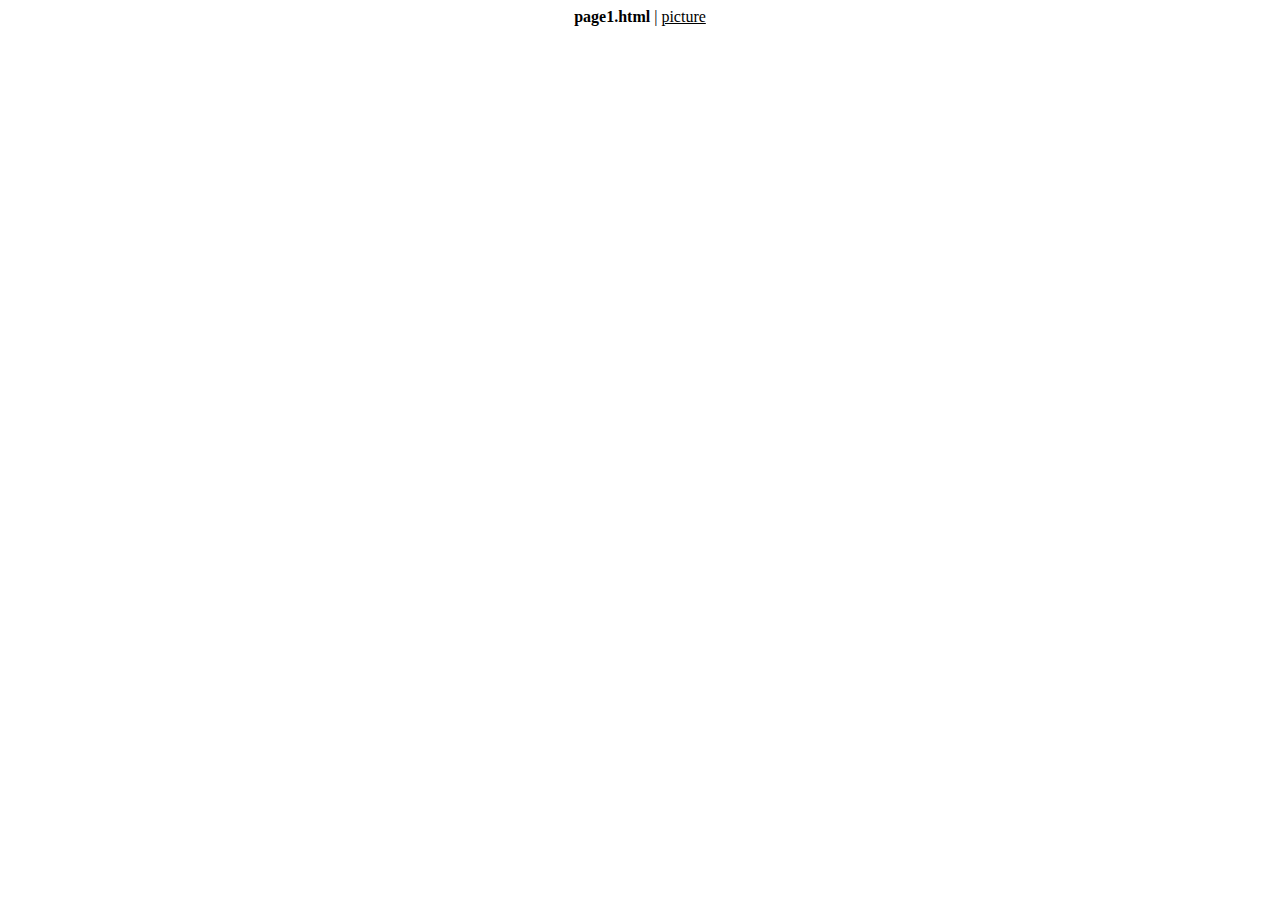
<file: test.html>
<html>
	<head>
		<title>Domainnamehere</title>
	</head>
<body a link="black" vlink="black>
	<center><h1>"Domain Name"</h1></center>
	<center>
		<p>
			<b>page1.html</b> | <a href="./page1.html">picture</a>
</file>
<file: templatemo_524_product_admin/css/templatemo-style.css>
/*

Product Admin CSS Template

https://templatemo.com/tm-524-product-admin

*/

html {
  font-size: 16px;
  overflow-x: hidden;
}
body {
  font-family: Roboto, Helvetica, Arial, sans-serif;
  background-color: #4e657a;
  overflow-x: hidden;
}
a {
  transition: all 0.3s ease;
}
a:focus,
a:hover {
  text-decoration: none;
}
button:focus {
  outline: 0;
}
.navbar-brand {
  display: flex;
  align-items: center;
}
.tm-site-icon {
  color: #656565;
}
.tm-site-title {
  display: inline-block;
  text-transform: uppercase;
  font-size: 1.3rem;
  font-weight: 700;
  color: #fff;
}
.navbar {
  height: 100px;
  background-color: #567086;
  padding: 0;
}
.navbar .container {
  position: relative;
}
.tm-logout-icon {
  font-size: 1.5em;
}
.tm-mt-big {
  margin-top: 57px;
}
.tm-mb-big {
  margin-bottom: 60px;
}
.tm-mt-small {
  margin-top: 20px;
}
.tm-block-col {
  margin-bottom: 30px;
}
.tm-block {
  padding: 40px;
  -webkit-box-shadow: 1px 1px 5px 0 #455c71;
  -moz-box-shadow: 1px 1px 5px 0 #455c71;
  box-shadow: 1px 1px 5px 0 #455c71;
  min-height: 350px;
  height: 100%;
  max-height: 450px;
}
.tm-block-avatar,
.tm-block-settings {
  max-height: none;
}
.tm-block-avatar {
  height: auto;
}
.tm-block-h-auto {
  min-height: 1px;
  max-height: none;
  height: auto;
}
.tm-block-scroll {
  overflow-y: scroll;
}
.tm-block-overflow {
  overflow: hidden;
}
.tm-block-title {
  font-size: 1.1rem;
  font-weight: 700;
  color: #fff;
  margin-bottom: 30px;
}
.nav-link {
  color: #fff;
  height: 100%;
  display: flex;
  align-items: center;
  justify-content: center;
  flex-direction: column;
  font-size: 90%;
}
.nav-link > i {
  margin-bottom: 10px;
  margin-right: 0;
  font-size: 1.5rem;
}
.dropdown-item,
.nav-link {
  padding: 15px 20px;
}
.dropdown-menu {
  font-size: 90%;
  color: #fff;
  background-color: #567086;
  border-radius: 0;
  padding-top: 10px;
  padding-bottom: 10px;
  min-width: auto;
}
.dropdown-item {
  color: #fff;
  padding: 15px 30px;
}
.navbar-nav .active > .nav-link,
.navbar-nav .nav-link.active {
  background-color: #f5a623;
  color: #fff;
}
.navbar-nav .nav-link.active i {
  color: #fff;
}
.dropdown-item:focus,
.dropdown-item:hover {
  background-color: #567086;
}
.navbar-nav a:hover,
.navbar-nav a:hover i {
  color: #f5a623;
}
.nav-item {
  text-align: center;
}
.nav-item:last-child {
  margin-right: 0;
}
.dropdown-toggle::after {
  display: none;
}
.dropdown-menu {
  margin-top: 0;
  border: 0;
}
.tm-content-row {
  justify-content: space-between;
  margin-left: -20px;
  margin-right: -20px;
}
.tm-col {
  padding-left: 20px;
  padding-right: 20px;
  margin-bottom: 50px;
}
.tm-col-big {
  width: 39%;
}
.tm-col-small {
  width: 21.95%;
}
.tm-gray-circle {
  width: 80px;
  height: 80px;
  background-color: #aaa;
  border-radius: 50%;
  margin-right: 15px;
}
.tm-notification-items {
  overflow-y: scroll;
  height: 90%;
}
.tm-notification-item {
  padding: 15px;
  background-color: #4e657a;
  color: #fff;
  font-size: 95%;
  margin-bottom: 15px;
}
.tm-notification-item:last-child {
  margin-bottom: 0;
}
.tm-notification-link {
  color: #f5a623;
}
.tm-text-color-secondary {
  color: #bdcbd8;
}
.tm-small {
  font-size: 90%;
}
.table {
  background-color: #50697f;
  color: #fff;
  font-size: 85%;
  margin-bottom: 0;
}
thead {
  background-color: #486177;
  color: #fff;
}
.table thead th {
  border-bottom: 0;
}
.tm-status-circle {
  display: inline-block;
  margin-right: 5px;
  vertical-align: middle;
  width: 5px;
  height: 5px;
  border-radius: 50%;
  margin-top: -3px;
}
.moving {
  background-color: #9be64d;
  box-shadow: 0 0 8px #9be64d, inset 0 0 8px #9be64d;
}
.pending {
  background-color: #efc54b;
  box-shadow: 0 0 8px #efc54b, inset 0 0 8px #efc54b;
}
.cancelled {
  background-color: #da534f;
  box-shadow: 0 0 8px #da534f, inset 0 0 8px #da534f;
}
.tm-avatar {
  width: 345px;
}
.tm-avatar-container {
  position: relative;
  cursor: pointer;
  display: flex;
  align-items: center;
  flex-direction: column;
}
.tm-avatar-delete-link {
  position: absolute;
  left: 50%;
  top: 50%;
  margin-left: -25px;
  margin-top: -25px;
  z-index: 1000;
  padding: 14px;
  border-radius: 50%;
  background-color: rgba(57, 78, 100, 0.7);
  display: inline-block;
  width: 50px;
  height: 50px;
  text-align: center;
  display: none;
  transition: all 0.2s ease;
}
.tm-avatar-container:hover .tm-avatar-delete-link {
  display: block;
}
.tm-col-avatar {
  max-width: 425px;
  width: 37%;
  padding-left: 15px;
  padding-right: 15px;
}
.tm-col-account-settings {
  max-width: 822px;
  width: 63%;
  padding-left: 15px;
  padding-right: 15px;
}
.form-control {
  background-color: #54657d;
  color: #fff;
  border: 0;
}
.form-control:focus {
  background-color: #60738e;
  color: #fff;
  border-color: transparent;
  box-shadow: 0 0 0 0.1rem rgb(180, 206, 233, 0.5);
}
.form-group label {
  color: #fff;
  margin-bottom: 10px;
}
.tm-hide-sm {
  display: block;
}
.tm-list-group {
  counter-reset: myOrderedListItemsCounter;
  padding-left: 0;
}
.tm-list-group > li {
  list-style-type: none;
  position: relative;
  cursor: pointer;
  transition: all 0.3s ease;
  padding: 8px;
}
.tm-list-group > li:hover {
  color: #0266c4;
}
.tm-list-group > li:before {
  counter-increment: myOrderedListItemsCounter;
  content: counter(myOrderedListItemsCounter) ".";
  margin-right: 0.5em;
}
.tm-list {
  padding-left: 30px;
}
.tm-list > li {
  margin-bottom: 20px;
}
.form-control {
  padding: 19px 18px;
  border-radius: 0;
  height: 50px;
}
.form-group {
  margin-bottom: 15px;
}
.btn {
  border-radius: 0;
  padding: 13px 28px;
  transition: all 0.2s ease;
  max-width: 100%;
}
.btn-small {
  padding: 10px 24px;
}
.btn-primary {
  color: #fff;
  background-color: #f5a623;
  border: 2px solid #f5a623;
  font-size: 90%;
  font-weight: 600;
}
.btn-primary:active,
.btn-primary:hover {
  color: #f5a623;
  background-color: transparent;
  border: 2px solid #f5a623;
}
.custom-file-input {
  cursor: pointer;
}
.custom-file-label {
  border-radius: 0;
}
.table td,
.table th {
  border-top: 1px solid #415a70;
  padding: 15px 25px;
  vertical-align: middle;
}
.tm-table-small td,
.tm-table-small th {
  padding-left: 12px;
  padding-right: 12px;
}
.table-hover tbody tr {
  transition: all 0.2s ease;
}
.table-hover tbody tr:hover {
  color: #a0c0de;
}
.tm-bg-primary-dark {
  background-color: #435c70;
}
.tm-bg-gray {
  background-color: rgba(0, 0, 0, 0.05);
}
.tm-table-mt {
  margin-top: 66px;
}
.page-item:first-child .page-link {
  border-top-left-radius: 0;
  border-bottom-left-radius: 0;
}
.page-item:last-child .page-link {
  border-top-right-radius: 0;
  border-bottom-right-radius: 0;
}
.page-link {
  padding: 12px 18px;
}
.page-link,
.page-link:hover {
  color: #000;
}
.page-item {
  margin-right: 18px;
}
.page-item:last-child {
  margin-right: 0;
}
.page-item.active .page-link {
  background-color: #e9ecef;
  border-color: #dee2e6;
  color: #000;
}
input[type="checkbox"] {
  cursor: pointer;
  -webkit-appearance: none;
  appearance: none;
  background-color: #394e64;
  background-position: center;
  border-radius: 50%;
  box-sizing: border-box;
  position: relative;
  box-sizing: content-box;
  width: 24px;
  height: 24px;
  transition: all 0.1s linear;
}
input[type="checkbox"]:checked {
  background: url(../img/check-mark.png) #394e64 center no-repeat;
}
input[type="checkbox"]:focus {
  outline: 0 none;
  box-shadow: none;
}
.tm-block-products {
  min-height: 725px;
}
.tm-block-product-categories {
  min-height: 650px;
}
.tm-product-table-container {
  max-height: 465px;
  margin-bottom: 15px;
  overflow-y: scroll;
}
.tm-product-table tr {
  font-weight: 600;
}
.tm-product-name {
  font-size: 0.95rem;
  font-weight: 600;
}
.tm-product-delete-icon {
  font-size: 1.1rem;
  color: #fff;
}
.tm-product-delete-link {
  padding: 10px;
  border-radius: 50%;
  background-color: #394e64;
  display: inline-block;
  width: 40px;
  height: 40px;
  text-align: center;
}
.tm-product-delete-link:hover .tm-product-delete-icon {
  color: #6d8ca6;
}
.custom-select {
  width: 100%;
  border: none;
  color: #acc6de;
  height: 50px;
  -webkit-appearance: none;
  -moz-appearance: none;
  -ms-appearance: none;
  -o-appearance: none;
  appearance: none;
  -webkit-border-radius: 0;
  -moz-border-radius: 0;
  -ms-border-radius: 0;
  -o-border-radius: 0;
  border-radius: 0;
  padding: 15px;
  background: url(../img/arrow-down.png) 98% no-repeat #50657b;
}
.custom-select:focus {
  outline: 0;
}
.tm-trash-icon {
  color: #6e6c6c;
  cursor: pointer;
}
.tm-trash-icon:hover {
  color: #9f1321;
}
.tm-footer {
  background-color: #567086;
  padding-top: 30px;
  padding-bottom: 30px;
  -webkit-box-shadow: 0 -3px 5px 0 rgba(69, 92, 113, 0.59);
  -moz-box-shadow: 0 -3px 5px 0 rgba(69, 92, 113, 0.59);
  box-shadow: 0 -3px 5px 0 rgba(69, 92, 113, 0.59);
}
.custom-select {
  height: 50px;
  border-radius: 0;
}
.tm-product-img-dummy {
  max-width: 100%;
  height: 240px;
  display: flex;
  align-items: center;
  justify-content: center;
  color: #fff;
  background: #aaa;
}
.tm-product-img-edit {
  max-width: 100%;
  position: relative;
}
.tm-product-img-edit i {
  display: none;
  position: absolute;
}
.tm-product-img-edit:hover i {
  display: block;
}
.tm-upload-icon {
  background: #455c71;
  width: 55px;
  height: 55px;
  border-radius: 50%;
  text-align: center;
  padding-top: 15px;
  font-size: 22px;
}
.tm-login-col {
  max-width: 470px;
}
.navbar-toggler {
  border-color: #708da8;
  box-shadow: rgba(255, 255, 255, 0.1) 0 1px 1px 2px;
  border-radius: 0;
  padding: 10px 15px;
  transition: all 0.2s ease;
}
.navbar-toggler:hover {
  border-color: #f5a623;
  color: #f5a623;
}
.tm-nav-icon {
  color: #fff;
}
.navbar-toggler:hover .tm-nav-icon {
  color: #f5a623;
}
::-webkit-scrollbar {
  width: 8px;
  height: 8px;
}
::-webkit-scrollbar-track {
  background: #394f62;
}
::-webkit-scrollbar-thumb {
  background: #6d8da6;
}
::-webkit-scrollbar-thumb:hover {
  background: #8ab5d6;
}

.tm-footer-link {
  color: white;
}

.tm-footer-link:hover,
.tm-footer-link:focus {
  color: #aacbea;
}

@media (min-width: 1200px) {
  .navbar-expand-xl .navbar-nav .nav-link {
    padding-left: 28px;
    padding-right: 28px;
  }
  .navbar-collapse {
    height: 100%;
  }
}
@media (min-width: 992px) {
  .navbar-expand-lg .navbar-nav .nav-link {
    padding: 15px 20px;
  }
}
@media (max-width: 1275px) and (min-width: 1200px) {
  .nav-item {
    margin-right: 15px;
  }
}
@media (max-width: 1350px) {
  .nav-item {
    margin-right: 1px;
  }
}
@media (max-width: 1199px) {
  .tm-col-big,
  .tm-col-small {
    width: 49.65%;
  }
  .navbar-collapse {
    padding: 0;
    box-shadow: rgba(255, 255, 255, 0.1) 0 1px 1px 1px;
    position: absolute;
    top: 72px;
    right: 20px;
    width: 200px;
    z-index: 1000;
  }
  .dropdown-menu {
    text-align: center;
  }
  .nav-link {
    color: #fff;
    background-color: #567086;
    padding: 15px;
    flex-direction: row;
  }
  .nav-link > i {
    font-size: 1rem;
    margin-right: 10px;
    margin-bottom: 0;
  }
  .nav-item {
    margin-right: 0;
  }
  .tm-block-taller {
    max-height: 520px;
  }
}
@media (max-width: 1199.98px) {
  .navbar-expand-xl > .container,
  .navbar-expand-xl > .container-fluid {
    padding-left: 15px;
    padding-right: 15px;
  }
  .navbar-collapse {
    right: 15px;
  }
}
@media (max-width: 991px) {
  .tm-col-big,
  .tm-col-small {
    width: 100%;
    min-height: 383px;
    height: auto;
  }
  .tm-block {
    padding: 30px;
  }
}
@media (max-width: 767px) {
  .tm-col-account-settings,
  .tm-col-avatar {
    width: 100%;
    max-width: 100%;
  }
  .tm-block-avatar {
    display: flex;
    flex-direction: column;
  }
  .tm-avatar {
    align-self: center;
  }
  .tm-hide-sm {
    display: none;
  }
}
@media (max-width: 633px) {
  .page-item {
    margin-top: 10px;
  }
  .custom-select {
    background-position: 96%;
  }
}
@media (max-width: 574px) {
  .navbar-collapse {
    top: 47px;
  }
  .navbar {
    height: 50px;
  }
  .tm-site-title {
    font-size: 1.4rem;
    margin-left: 7px;
  }
  .tm-site-icon {
    font-size: 2em;
  }
}
@media (max-width: 480px) {
  .tm-mt-big {
    margin-top: 45px;
  }
  .tm-mb-big {
    margin-bottom: 45px;
  }
  #barChart,
  #lineChart {
    max-height: 350px;
  }
}
</file>
